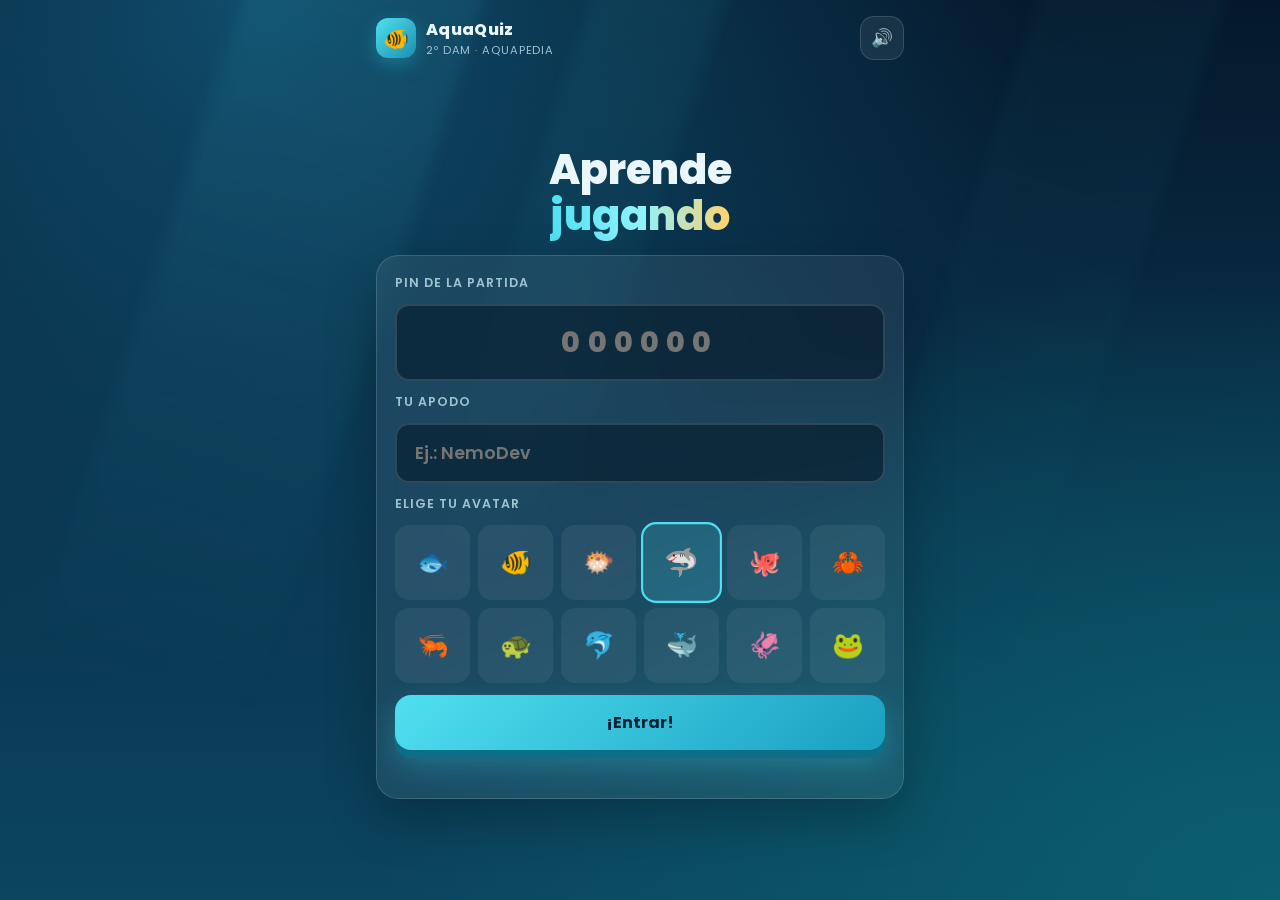
<file: index.html>
<!doctype html>
<html lang="es">
<head>
<meta charset="utf-8">
<meta name="viewport" content="width=device-width, initial-scale=1, viewport-fit=cover, user-scalable=no">
<title>AquaQuiz · Unirse</title>
<meta name="theme-color" content="#05182b">
<link rel="icon" href="data:image/svg+xml,<svg xmlns='http://www.w3.org/2000/svg' viewBox='0 0 100 100'><text y='.9em' font-size='90'>🐠</text></svg>">
<link rel="preconnect" href="https://fonts.googleapis.com">
<link rel="preconnect" href="https://fonts.gstatic.com" crossorigin>
<link href="https://fonts.googleapis.com/css2?family=Poppins:wght@400;600;700;800&family=JetBrains+Mono:wght@400;600&display=swap" rel="stylesheet">
<link rel="stylesheet" href="estilos.css">
<style>
.pantalla { max-width: 560px; padding: max(14px, env(safe-area-inset-top)) 16px max(16px, env(safe-area-inset-bottom)); }
.cabecera { display: flex; align-items: center; justify-content: space-between; gap: 10px; min-height: 48px; }
.yo { display: flex; align-items: center; gap: 10px; font-weight: 700; min-width: 0; }
.yo .av { font-size: 1.8rem; }
.yo .nom { overflow: hidden; text-overflow: ellipsis; white-space: nowrap; }
.mis-pts { padding: 8px 14px; border-radius: 999px; background: var(--cristal); border: 1px solid var(--borde); font-weight: 800; white-space: nowrap; }
.centro { flex: 1; display: flex; flex-direction: column; align-items: center; justify-content: center; text-align: center; gap: 16px; }
.centro h1 { margin: 0; font-size: clamp(1.8rem, 8vw, 2.6rem); line-height: 1.1; }
.centro p { margin: 0; color: var(--suave); line-height: 1.5; }

/* unirse */
.titulo { font-size: clamp(2.4rem, 12vw, 3.4rem); font-weight: 800; line-height: .95; margin: 0; }
.titulo span { background: linear-gradient(90deg, var(--cian), #8ff3ff, #ffd36e); -webkit-background-clip: text; background-clip: text; color: transparent; }
.form { width: 100%; padding: 18px; display: flex; flex-direction: column; gap: 12px; text-align: left; }
.campo.pin { text-align: center; font-size: 1.8rem; letter-spacing: .25em; font-weight: 800; }
.avatares { display: grid; grid-template-columns: repeat(6, 1fr); gap: 8px; }
.avatares button { aspect-ratio: 1; border-radius: 14px; font-size: 1.6rem; background: rgba(255,255,255,.06); border: 2px solid transparent; transition: transform .15s, border-color .15s; }
.avatares button.sel { border-color: var(--cian); background: rgba(79,224,240,.18); transform: scale(1.08); }
.error { color: #ffb3c1; font-size: .92rem; text-align: center; min-height: 1.2em; }

/* espera */
.av-grande { font-size: 5.5rem; animation: flota 3s ease-in-out infinite; }
@keyframes flota { 50% { transform: translateY(-14px) rotate(-4deg); } }
.puntos-espera { display: flex; gap: 6px; } .puntos-espera i { width: 10px; height: 10px; border-radius: 50%; background: var(--cian); animation: salta 1.2s infinite; }
.puntos-espera i:nth-child(2) { animation-delay: .15s; } .puntos-espera i:nth-child(3) { animation-delay: .3s; }
@keyframes salta { 0%,60%,100% { transform: none; opacity: .4; } 30% { transform: translateY(-10px); opacity: 1; } }

/* pregunta */
.info-p { display: flex; align-items: center; justify-content: space-between; gap: 10px; margin: 10px 0; }
.numq { color: var(--nivel); font-weight: 700; letter-spacing: .15em; font-size: .78rem; }
.texto-p { font-weight: 700; font-size: 1.02rem; line-height: 1.35; margin: 0 0 12px; }
.reloj-p { width: 54px; height: 54px; flex: 0 0 auto; } .reloj-p .seg { font-size: 1.15rem; }
.botones { flex: 1; display: grid; grid-template-columns: 1fr; gap: 10px; align-content: stretch; }
.botones.dos { grid-template-columns: 1fr 1fr; }
.botones .opcion { padding: 12px 14px; font-size: 1rem; min-height: 70px; line-height: 1.3; }
.botones.dos .opcion { flex-direction: column; justify-content: center; text-align: center; font-size: 1.2rem; }
.botones .forma { width: 40px; height: 40px; } .botones .forma svg { width: 22px; height: 22px; }
.botones .opcion:active { transform: translateY(5px); box-shadow: 0 2px 0 var(--sombra); }
.botones.bloq .opcion { pointer-events: none; }

/* resultado */
#j-resultado.bien { background: radial-gradient(circle at 50% 30%, rgba(34,197,139,.45), transparent 70%); }
#j-resultado.mal { background: radial-gradient(circle at 50% 30%, rgba(255,77,109,.4), transparent 70%); }
.icono-res { width: 110px; height: 110px; border-radius: 50%; display: grid; place-items: center; font-size: 3.6rem; animation: pop .55s; }
.bien .icono-res { background: var(--ok); box-shadow: 0 0 60px rgba(34,197,139,.6); }
.mal .icono-res { background: var(--ko); box-shadow: 0 0 60px rgba(255,77,109,.5); }
.ganado { font-size: 2.6rem; font-weight: 800; }
.posicion { padding: 14px 22px; font-size: 1.05rem; }
.posicion b { color: var(--cian); font-size: 1.4rem; }
.racha-p { background: linear-gradient(135deg, #ff8a3d, #ff4d6d); padding: 6px 16px; border-radius: 999px; font-weight: 700; }
.medalla { font-size: 6rem; animation: pop .7s; }
</style>
</head>
<body>
<div class="oceano" id="oceano"><div class="rayo" style="left:8%"></div><div class="rayo"></div><div class="rayo"></div></div>
<canvas id="confeti"></canvas>

<div class="app">
  <!-- ============ UNIRSE ============ -->
  <section class="pantalla activa" id="j-unir">
    <div class="cabecera">
      <div class="marca"><div class="pez">🐠</div><div>AquaQuiz<small>2º DAM · AQUAPEDIA</small></div></div>
      <button class="icono-btn b-sonido" aria-label="Sonido">🔊</button>
    </div>
    <div class="centro">
      <h1 class="titulo">Aprende<br><span>jugando</span></h1>
      <form class="cristal form" id="f-unir" autocomplete="off">
        <label class="etiqueta" for="i-pin">PIN de la partida</label>
        <input class="campo pin" id="i-pin" inputmode="numeric" maxlength="7" placeholder="000000" required>
        <label class="etiqueta" for="i-nombre">Tu apodo</label>
        <input class="campo" id="i-nombre" maxlength="16" placeholder="Ej.: NemoDev" required>
        <span class="etiqueta">Elige tu avatar</span>
        <div class="avatares" id="avatares"></div>
        <button class="boton" type="submit" id="b-unir">¡Entrar!</button>
        <div class="error" id="error"></div>
      </form>
    </div>
  </section>

  <!-- ============ ESPERANDO ============ -->
  <section class="pantalla" id="j-espera">
    <div class="cabecera"><div class="yo"><span class="av yo-av"></span><span class="nom yo-nom"></span></div><span class="mis-pts yo-pts">0 pts</span></div>
    <div class="centro">
      <div class="av-grande yo-av"></div>
      <h1>¡Ya estás dentro!</h1>
      <p id="espera-texto">¿Ves tu nombre en la pantalla?<br>La partida empieza en un momento.</p>
      <div class="puntos-espera"><i></i><i></i><i></i></div>
    </div>
  </section>

  <!-- ============ LEER ============ -->
  <section class="pantalla" id="j-leer">
    <div class="cabecera"><div class="yo"><span class="av yo-av"></span><span class="nom yo-nom"></span></div><span class="mis-pts yo-pts">0 pts</span></div>
    <div class="centro">
      <div class="numq" id="leer-num"></div>
      <h1 style="font-size:1.4rem" id="leer-texto"></h1>
      <p>👀 Mira la pantalla… ¡prepárate!</p>
      <div class="puntos-espera"><i></i><i></i><i></i></div>
    </div>
  </section>

  <!-- ============ PREGUNTA ============ -->
  <section class="pantalla" id="j-pregunta">
    <div class="cabecera"><div class="yo"><span class="av yo-av"></span><span class="nom yo-nom"></span></div><span class="mis-pts yo-pts">0 pts</span></div>
    <div class="info-p">
      <div><div class="numq" id="p-num"></div></div>
      <div class="reloj reloj-p" id="reloj">
        <svg viewBox="0 0 80 80"><circle class="fondo-r" cx="40" cy="40" r="34"/><circle class="arco" id="arco" cx="40" cy="40" r="34"/></svg>
        <div class="seg" id="segundos"></div>
      </div>
    </div>
    <p class="texto-p" id="p-texto"></p>
    <div class="botones" id="botones"></div>
  </section>

  <!-- ============ ENVIADA ============ -->
  <section class="pantalla" id="j-enviada">
    <div class="cabecera"><div class="yo"><span class="av yo-av"></span><span class="nom yo-nom"></span></div><span class="mis-pts yo-pts">0 pts</span></div>
    <div class="centro">
      <div class="av-grande" id="enviada-icono">🚀</div>
      <h1 id="enviada-titulo">¡Respuesta enviada!</h1>
      <p id="enviada-texto">¿Habrás sido de los más rápidos?</p>
      <div class="puntos-espera"><i></i><i></i><i></i></div>
    </div>
  </section>

  <!-- ============ RESULTADO ============ -->
  <section class="pantalla" id="j-resultado">
    <div class="cabecera"><div class="yo"><span class="av yo-av"></span><span class="nom yo-nom"></span></div><span class="mis-pts yo-pts">0 pts</span></div>
    <div class="centro">
      <div class="icono-res" id="res-icono">✔</div>
      <h1 id="res-titulo">¡Correcto!</h1>
      <div class="ganado" id="res-ganado"></div>
      <span class="racha-p oculto" id="res-racha"></span>
      <div class="cristal posicion" id="res-pos"></div>
      <p id="res-correcta"></p>
    </div>
  </section>

  <!-- ============ FINAL ============ -->
  <section class="pantalla" id="j-final">
    <div class="cabecera"><div class="yo"><span class="av yo-av"></span><span class="nom yo-nom"></span></div><span class="mis-pts yo-pts">0 pts</span></div>
    <div class="centro">
      <div class="medalla" id="fin-medalla">🏆</div>
      <h1 id="fin-titulo"></h1>
      <div class="cristal posicion" id="fin-datos"></div>
      <p id="fin-texto"></p>
    </div>
  </section>

  <!-- ============ AVISO ============ -->
  <section class="pantalla" id="j-aviso">
    <div class="centro">
      <div class="av-grande" id="aviso-icono">🌊</div>
      <h1 id="aviso-titulo"></h1>
      <p id="aviso-texto"></p>
      <button class="boton" id="b-volver">Volver a entrar</button>
    </div>
  </section>
</div>

<script src="preguntas.js"></script>
<script src="red.js"></script>
<script>
burbujas(16);
botonSonido('.b-sonido');

/* ======================= Estado ======================= */
let red = null, pin = '', unido = false, temporizador = null, timeoutUnir = null;
let yo = { pid: '', nombre: leer('apodo', ''), avatar: leer('avatar', AVATARES[Math.floor(Math.random() * AVATARES.length)]), puntos: 0 };
let preguntaActual = -1, respondida = -1, revelada = -1;
let ultimoEstado = null;          // último estado de la pantalla, por si llega antes de la bienvenida

function cambiar(id) {
  document.querySelectorAll('.pantalla').forEach(p => p.classList.remove('activa'));
  $(id).classList.add('activa');
}
function pintarYo() {
  document.querySelectorAll('.yo-av').forEach(e => e.textContent = yo.avatar);
  document.querySelectorAll('.yo-nom').forEach(e => e.textContent = yo.nombre);
  document.querySelectorAll('.yo-pts').forEach(e => e.textContent = miles(yo.puntos) + ' pts');
}

/* ======================= Unirse ======================= */
$('#i-pin').value = (PARAMS.get('pin') || '').replace(/\D/g, '').slice(0, 6);
$('#i-nombre').value = yo.nombre;
$('#avatares').innerHTML = AVATARES.map(a => `<button type="button" class="${a === yo.avatar ? 'sel' : ''}" data-a="${a}">${a}</button>`).join('');
$('#avatares').onclick = e => {
  const b = e.target.closest('button'); if (!b) return;
  yo.avatar = b.dataset.a; guardar('avatar', yo.avatar);
  document.querySelectorAll('#avatares button').forEach(x => x.classList.toggle('sel', x === b));
};
if ($('#i-pin').value) setTimeout(() => $('#i-nombre').focus(), 300);

$('#f-unir').onsubmit = async e => {
  e.preventDefault();
  pin = $('#i-pin').value.replace(/\D/g, '');
  yo.nombre = $('#i-nombre').value.trim().slice(0, 16);
  if (pin.length !== 6) { $('#error').textContent = 'El PIN tiene 6 números.'; return; }
  if (!yo.nombre) { $('#error').textContent = 'Escribe un apodo.'; return; }
  guardar('apodo', yo.nombre);
  // el mismo móvil conserva su identificador en la misma partida (por si recarga)
  // cada pestaña conserva su identificador en la misma partida, aunque recargue
  try { yo.pid = sessionStorage.getItem('aquaquiz.pid.' + pin) || ''; } catch (e) {}
  if (!yo.pid) yo.pid = 'j' + Math.random().toString(36).slice(2, 10);
  try { sessionStorage.setItem('aquaquiz.pid.' + pin, yo.pid); } catch (e) {}
  $('#error').textContent = ''; $('#b-unir').disabled = true; $('#b-unir').textContent = 'Conectando…';
  try {
    if (red) { red.cerrar(); red = null; }
    red = await conectar({ pin, rol: 'jug', alRecibir: recibir, alEstado: e => { if (e === 'conectado' && unido) enviarUnir(); } });
  } catch (err) {
    $('#error').textContent = err.message; $('#b-unir').disabled = false; $('#b-unir').textContent = '¡Entrar!'; return;
  }
  enviarUnir();
  clearTimeout(timeoutUnir);
  timeoutUnir = setTimeout(() => {
    if (unido) return;
    $('#error').textContent = 'No encuentro ninguna partida con ese PIN. Revisa el número que hay en la pantalla.';
    $('#b-unir').disabled = false; $('#b-unir').textContent = '¡Entrar!';
  }, 8000);
};
function enviarUnir() { red && red.enviar({ t: 'unir', pid: yo.pid, nombre: yo.nombre, avatar: yo.avatar }); }

$('#b-volver').onclick = () => { unido = false; $('#b-unir').disabled = false; $('#b-unir').textContent = '¡Entrar!'; cambiar('#j-unir'); };

/* ======================= Mensajes de la pantalla ======================= */
function recibir(m) {
  if (!m || !m.t) return;
  if (m.t === 'bienvenida' && m.pid === yo.pid) {
    const primera = !unido;
    unido = true; clearTimeout(timeoutUnir);
    yo.nombre = m.nombre; yo.avatar = m.avatar; yo.puntos = m.puntos || 0; pintarYo();
    if (primera) { tono(784, .1, 'triangle'); tono(1046, .15, 'triangle', .1, .08); if (navigator.vibrate) navigator.vibrate(60); }
    if (primera && $('#j-unir').classList.contains('activa')) cambiar('#j-espera');
    if (primera && ultimoEstado) { const u = ultimoEstado; ultimoEstado = null; recibir(u); }
    return;
  }
  if (m.t === 'fuera' && m.pid === yo.pid) { unido = false; aviso('🚫', 'Te han sacado de la partida', 'Habla con tu profesor si crees que es un error.'); red && red.cerrar(); red = null; return; }
  if (['sala', 'leer', 'pregunta', 'revelar', 'final'].includes(m.t)) ultimoEstado = m;
  if (!unido) return;

  switch (m.t) {
    case 'sala':
      yo.puntos = 0; preguntaActual = respondida = revelada = -1; pintarYo();
      $('#espera-texto').innerHTML = `Nivel <b>${esc(m.nivel)}</b> · ${m.total} preguntas.<br>¿Ves tu nombre en la pantalla? Empezamos enseguida.`;
      cambiar('#j-espera'); break;
    case 'leer':
      if (m.n < revelada) break;
      $('#leer-num').textContent = `PREGUNTA ${m.n + 1} DE ${m.total}`;
      $('#leer-texto').innerHTML = conCodigo(m.texto);
      cambiar('#j-leer'); break;
    case 'pregunta': mostrarPregunta(m); break;
    case 'revelar': mostrarResultado(m); break;
    case 'final': mostrarFinal(m); break;
    case 'cerrada': clearInterval(temporizador); unido = false; aviso('🌊', 'La partida ha terminado', '¡Gracias por jugar! Espera a que el profesor cree otra.'); break;
  }
}

function mostrarPregunta(m) {
  if (m.n === preguntaActual && ($('#j-pregunta').classList.contains('activa') || $('#j-enviada').classList.contains('activa'))) return;
  preguntaActual = m.n;
  if (respondida === m.n) { cambiar('#j-enviada'); return; }
  $('#p-num').textContent = `PREGUNTA ${m.n + 1} DE ${m.total}`;
  $('#p-texto').innerHTML = conCodigo(m.texto);
  const cont = $('#botones');
  cont.className = 'botones' + (m.opciones.length === 2 ? ' dos' : '');
  cont.innerHTML = m.opciones.map((t, i) => {
    const c = colorOpcion(i, m.opciones.length);
    return `<button class="opcion o${c}" data-i="${i}"><span class="forma">${FORMAS[c]}</span><span>${conCodigo(t)}</span></button>`;
  }).join('');
  cont.onclick = e => { const b = e.target.closest('.opcion'); if (b) responder(m.n, Number(b.dataset.i)); };
  cambiar('#j-pregunta');
  if (navigator.vibrate) navigator.vibrate(40);

  // reloj orientativo (el que manda es el de la pantalla)
  const arco = $('#arco'), L = 2 * Math.PI * 34, ini = performance.now();
  arco.style.strokeDasharray = L; arco.style.strokeDashoffset = 0; $('#reloj').classList.remove('poco');
  clearInterval(temporizador);
  temporizador = setInterval(() => {
    const queda = Math.max(0, m.tiempo - (performance.now() - ini) / 1000);
    arco.style.strokeDashoffset = L * (1 - queda / m.tiempo);
    $('#segundos').textContent = Math.ceil(queda);
    if (queda <= 5) $('#reloj').classList.add('poco');
    if (queda <= 0) {
      clearInterval(temporizador);
      if (respondida !== m.n) { $('#enviada-icono').textContent = '⏰'; $('#enviada-titulo').textContent = '¡Se acabó el tiempo!'; $('#enviada-texto').textContent = 'Espera a la corrección…'; cambiar('#j-enviada'); }
    }
  }, 150);
}

function responder(nPreg, op) {
  if (respondida === nPreg) return;
  respondida = nPreg;
  red.enviar({ t: 'resp', pid: yo.pid, n: nPreg, op });
  clearInterval(temporizador);
  tono(700, .06, 'triangle', .08);
  if (navigator.vibrate) navigator.vibrate(30);
  $('#enviada-icono').textContent = ['🚀', '⚡', '🎯', '🤞'][Math.floor(Math.random() * 4)];
  $('#enviada-titulo').textContent = '¡Respuesta enviada!';
  $('#enviada-texto').textContent = '¿Habrás sido de los más rápidos?';
  cambiar('#j-enviada');
}

function mostrarResultado(m) {
  clearInterval(temporizador);
  revelada = m.n;
  const r = m.res[yo.pid];
  if (!r) {
    $('#j-resultado').className = 'pantalla mal'; $('#res-icono').textContent = '🌊'; $('#res-titulo').textContent = 'Esta te la has perdido';
    $('#res-ganado').textContent = ''; $('#res-racha').classList.add('oculto'); $('#res-pos').textContent = 'Juegas desde la siguiente'; $('#res-correcta').textContent = '';
    cambiar('#j-resultado'); return;
  }
  yo.puntos = r.pts; pintarYo();
  const sec = $('#j-resultado');
  sec.className = 'pantalla ' + (r.ok ? 'bien' : 'mal');
  $('#res-icono').textContent = r.ok ? '✔' : (r.resp < 0 ? '⏰' : '✖');
  $('#res-titulo').textContent = r.ok ? ['¡Correcto!', '¡Bien hecho!', '¡Genial!', '¡Toma ya!'][Math.floor(Math.random() * 4)] : (r.resp < 0 ? '¡Sin respuesta!' : '¡Incorrecto!');
  $('#res-ganado').textContent = r.ok ? '+' + miles(r.gan) : '+0';
  const rc = $('#res-racha');
  if (r.ok && r.racha >= 2) { rc.textContent = `🔥 Racha de ${r.racha}`; rc.classList.remove('oculto'); } else rc.classList.add('oculto');
  $('#res-pos').innerHTML = `Vas <b>${r.pos}º</b> con ${miles(r.pts)} pts`;
  $('#res-correcta').innerHTML = r.ok ? (r.pos === 1 ? '👑 ¡Vas en cabeza!' : '¡Sigue así!') : `La correcta era: ${conCodigo(m.textoCorrecta)}`;
  cambiar('#j-resultado');
  r.ok ? sonidos.bien() : sonidos.mal();
  if (navigator.vibrate) navigator.vibrate(r.ok ? [40, 60, 40] : 250);
}

function mostrarFinal(m) {
  clearInterval(temporizador);
  const r = m.res[yo.pid];
  if (!r) { aviso('🏁', 'La partida ha terminado', 'Mira el podio en la pantalla.'); return; }
  yo.puntos = r.pts; pintarYo();
  $('#fin-medalla').textContent = r.pos === 1 ? '🥇' : r.pos === 2 ? '🥈' : r.pos === 3 ? '🥉' : r.pos <= 5 ? '🏅' : '🐠';
  $('#fin-titulo').textContent = r.pos === 1 ? '¡Has ganado!' : r.pos <= 3 ? '¡Estás en el podio!' : r.pos <= 5 ? '¡Top 5!' : '¡Buena partida!';
  $('#fin-datos').innerHTML = `Puesto <b>${r.pos}º</b> de ${m.jugadores}<br>${miles(r.pts)} pts · ${r.aciertos}/${m.total} aciertos`;
  $('#fin-texto').textContent = r.pos <= 3 ? 'Mira la pantalla, ¡sales en el podio!' : 'Repasa las que fallaste y a por la revancha.';
  cambiar('#j-final');
  if (r.pos <= 3) setTimeout(() => confeti(6000), 3600);
}

function aviso(icono, titulo, texto) {
  clearInterval(temporizador);
  $('#aviso-icono').textContent = icono; $('#aviso-titulo').textContent = titulo; $('#aviso-texto').textContent = texto;
  cambiar('#j-aviso');
}

pintarYo();
</script>
</body>
</html>
</file>
<file: estilos.css>
:root {
  --fondo-1: #05182b; --fondo-2: #0a3550;
  --cian: #4fe0f0; --texto: #eaf6fa; --suave: #9fc3d1;
  --cristal: rgba(255,255,255,.07); --borde: rgba(255,255,255,.14);
  --ok: #22c58b; --ko: #ff4d6d; --oro: #ffcf40;
  --nivel: #2ec4d6; --radio: 22px;
}
* { box-sizing: border-box; -webkit-tap-highlight-color: transparent; }
html, body { margin: 0; min-height: 100%; }
body {
  font-family: 'Poppins', system-ui, sans-serif; color: var(--texto); overflow-x: hidden; min-height: 100dvh;
  background: radial-gradient(ellipse at 20% 0%, #0f4c6b 0%, transparent 55%),
              radial-gradient(ellipse at 100% 100%, #0b5f6f 0%, transparent 50%),
              linear-gradient(180deg, var(--fondo-1), var(--fondo-2) 60%, #0b4560);
  background-attachment: fixed;
}
code, .mono { font-family: 'JetBrains Mono', ui-monospace, monospace; }
button { font-family: inherit; color: inherit; cursor: pointer; border: 0; }
.oculto { display: none !important; }

/* ---------- Océano ---------- */
.oceano { position: fixed; inset: 0; pointer-events: none; z-index: 0; overflow: hidden; }
.rayo { position: absolute; top: -20%; width: 18vw; height: 140%; background: linear-gradient(180deg, rgba(79,224,240,.10), transparent 70%);
  transform: rotate(18deg); filter: blur(8px); animation: rayo 9s ease-in-out infinite alternate; }
.rayo:nth-child(2) { left: 35%; width: 10vw; animation-delay: -3s; opacity: .7; }
.rayo:nth-child(3) { left: 70%; width: 14vw; animation-delay: -6s; opacity: .5; }
@keyframes rayo { from { transform: rotate(14deg) translateX(-2vw); opacity: .5; } to { transform: rotate(22deg) translateX(3vw); opacity: 1; } }
.burbuja { position: absolute; bottom: -60px; border-radius: 50%; border: 1.5px solid rgba(160,240,255,.35);
  background: radial-gradient(circle at 30% 30%, rgba(255,255,255,.35), rgba(255,255,255,.03) 60%); animation: sube linear infinite; }
@keyframes sube { to { transform: translate(var(--deriva, 20px), -115vh); opacity: .2; } }
canvas#confeti { position: fixed; inset: 0; pointer-events: none; z-index: 50; }

/* ---------- Base ---------- */
.app { position: relative; z-index: 1; min-height: 100dvh; display: flex; flex-direction: column; }
.pantalla { display: none; flex: 1; flex-direction: column; width: 100%; margin: 0 auto; animation: entra .45s cubic-bezier(.2,.8,.2,1); }
.pantalla.activa { display: flex; }
@keyframes entra { from { opacity: 0; transform: translateY(16px) scale(.98); } to { opacity: 1; transform: none; } }
@keyframes pop { 0% { transform: scale(.5); opacity: 0; } 70% { transform: scale(1.12); opacity: 1; } 100% { transform: scale(1); } }

.cristal { background: var(--cristal); border: 1px solid var(--borde); border-radius: var(--radio);
  backdrop-filter: blur(14px); -webkit-backdrop-filter: blur(14px); box-shadow: 0 20px 50px rgba(0,0,0,.25); }
.marca { display: flex; align-items: center; gap: 10px; font-weight: 800; letter-spacing: .02em; }
.marca .pez { width: 40px; height: 40px; border-radius: 12px; display: grid; place-items: center; font-size: 1.3rem;
  background: linear-gradient(135deg, var(--cian), #1b8fb0); box-shadow: 0 6px 18px rgba(46,196,214,.35); }
.marca small { display: block; font-weight: 400; font-size: .7rem; color: var(--suave); letter-spacing: .08em; }
.icono-btn { width: 44px; height: 44px; border-radius: 14px; background: var(--cristal); border: 1px solid var(--borde);
  display: grid; place-items: center; font-size: 1.1rem; transition: transform .15s, background .2s; }
.icono-btn:hover { background: rgba(255,255,255,.14); } .icono-btn:active { transform: scale(.92); }

.boton { display: inline-flex; align-items: center; justify-content: center; gap: 10px; padding: 15px 28px; border-radius: 16px;
  font-weight: 700; font-size: 1rem; background: linear-gradient(135deg, var(--cian), #1a9fc0); color: #032234;
  box-shadow: 0 8px 0 #0d6f87, 0 14px 30px rgba(46,196,214,.35); transition: transform .12s, box-shadow .12s, opacity .2s; }
.boton:active { transform: translateY(5px); box-shadow: 0 3px 0 #0d6f87; }
.boton.sec { background: var(--cristal); color: var(--texto); border: 1px solid var(--borde); box-shadow: 0 6px 0 rgba(0,0,0,.25); }
.boton:disabled { opacity: .4; pointer-events: none; }
.campo { width: 100%; padding: 15px 18px; border-radius: 14px; border: 2px solid var(--borde); background: rgba(3,20,35,.55);
  color: var(--texto); font: 600 1.1rem 'Poppins', sans-serif; outline: none; transition: border-color .2s; }
.campo:focus { border-color: var(--cian); }
.etiqueta { font-size: .78rem; color: var(--suave); font-weight: 600; letter-spacing: .08em; text-transform: uppercase; }

/* código */
code { background: rgba(79,224,240,.15); color: #aaf4ff; padding: 1px 7px; border-radius: 7px; font-size: .88em; }
pre.codigo { text-align: left; margin: 14px auto 0; background: #031423; border: 1px solid rgba(79,224,240,.2); border-radius: 14px;
  padding: 14px 18px; line-height: 1.6; color: #d6e9f2; overflow-x: auto; white-space: pre; font-family: 'JetBrains Mono', ui-monospace, monospace; }
pre.codigo .t { color: #ff7a93; } pre.codigo .a { color: #ffd36e; } pre.codigo .s { color: #a5f08c; } pre.codigo .k { color: #c792ea; }

/* opciones con colores y formas */
.o0 { --col: linear-gradient(135deg, #ff5c7a, #e0284e); --sombra: #a3112f; }
.o1 { --col: linear-gradient(135deg, #4f9bff, #1f63d6); --sombra: #133f8f; }
.o2 { --col: linear-gradient(135deg, #ffc531, #e09a00); --sombra: #9c6a00; }
.o3 { --col: linear-gradient(135deg, #36d69a, #13a06c); --sombra: #0b6b47; }
.opcion { position: relative; display: flex; align-items: center; gap: 14px; border-radius: 18px; text-align: left; font-weight: 600; color: #fff;
  background: var(--col); box-shadow: 0 7px 0 var(--sombra), 0 14px 26px rgba(0,0,0,.25); transition: transform .12s, box-shadow .12s, opacity .35s, filter .35s; }
.opcion .forma { flex: 0 0 auto; display: grid; place-items: center; background: rgba(0,0,0,.18); border-radius: 12px; }
.opcion .forma svg { fill: #fff; }
.opcion code { background: rgba(0,0,0,.25); color: #fff; }
.opcion.apagada { opacity: .25; filter: grayscale(.7); }
.opcion.correcta { outline: 5px solid #fff; outline-offset: 4px; }

.reloj { position: relative; }
.reloj svg { transform: rotate(-90deg); width: 100%; height: 100%; }
.reloj circle { fill: none; stroke-width: 7; }
.reloj .fondo-r { stroke: rgba(255,255,255,.12); }
.reloj .arco { stroke: var(--nivel); stroke-linecap: round; transition: stroke-dashoffset .25s linear; }
.reloj .seg { position: absolute; inset: 0; display: grid; place-items: center; font-weight: 800; }
.reloj.poco .arco { stroke: var(--ko); } .reloj.poco .seg { color: var(--ko); animation: latido .5s infinite alternate; }
@keyframes latido { to { transform: scale(1.12); } }

.estado-red { font-size: .72rem; color: var(--suave); display: inline-flex; align-items: center; gap: 6px; }
.estado-red::before { content: ''; width: 8px; height: 8px; border-radius: 50%; background: #ffb800; }
.estado-red.ok::before { background: var(--ok); box-shadow: 0 0 8px var(--ok); }
.estado-red.ko::before { background: var(--ko); }

@media (prefers-reduced-motion: reduce) { *, *::before, *::after { animation-duration: .01ms !important; transition-duration: .01ms !important; } }
</file>
